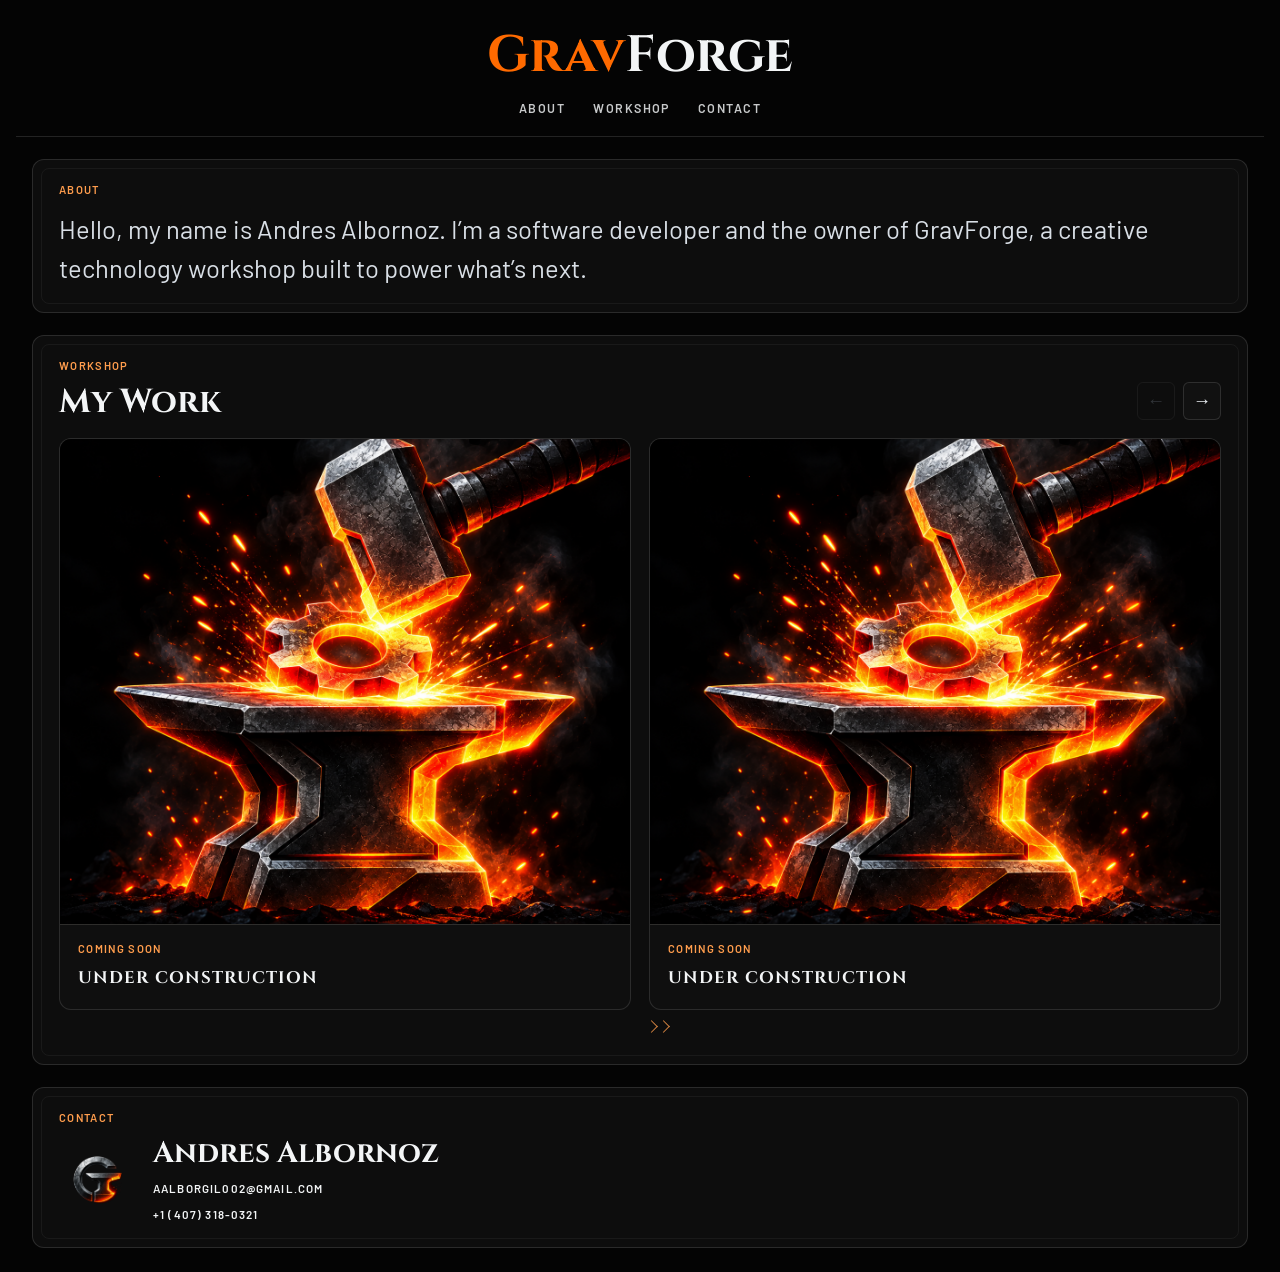
<file: index.html>
<!DOCTYPE html>
<html lang="en">
  <head>
    <meta charset="UTF-8" />
    <meta name="viewport" content="width=device-width, initial-scale=1.0" />
    <title>GravForge</title>
    <meta
      name="description"
      content="Workshop"
    />
    <link rel="preconnect" href="https://fonts.googleapis.com" />
    <link rel="preconnect" href="https://fonts.gstatic.com" crossorigin />
    <link
      href="https://fonts.googleapis.com/css2?family=Barlow:wght@400;500;600;700&family=Cinzel:wght@500;600;700;800&display=swap"
      rel="stylesheet"
    />
    <link rel="stylesheet" href="styles.css" />
    <script src="script.js" defer></script>
  </head>
  <body>
    <div class="page-shell" id="top">
      <header class="topbar">
        <a class="brand-lockup" href="#top" aria-label="GravForge home">
          <div class="wordmark-only" aria-label="GravForge title"><span class="grav-text">Grav</span><span class="forge-text">Forge</span></div>
        </a>

        <nav class="header-nav" aria-label="Main navigation">
          <a href="#about">About</a>
          <a href="#work">Workshop</a>
          <a href="#contact">Contact</a>
        </nav>
      </header>

      <main class="content">
        <section id="about" class="panel intro-panel">
          <p class="eyebrow">About</p>
          <p class="intro-copy">
            Hello, my name is Andres Albornoz. I’m a software developer and the owner of
            GravForge, a creative technology workshop built to power what’s next.
          </p>
        </section>

        <section id="work" class="panel work-panel">
          <div class="section-head">
            <div>
              <p class="eyebrow">Workshop</p>
              <h2>My Work</h2>
            </div>
            <div class="project-navigator" aria-label="Project navigation">
              <button class="project-nav-button" type="button" data-project-previous aria-label="Previous projects" title="Previous projects">&larr;</button>
              <button class="project-nav-button" type="button" data-project-next aria-label="Next projects" title="Next projects">&rarr;</button>
            </div>
          </div>

          <div class="project-carousel">
            <div class="project-grid">
            <a class="project-card" href="projects/rivet-reactor.html">
              <div class="thumb">
                <img class="project-thumbnail" src="assets/images/GravForge_Image_2.png" alt="" />
              </div>
              <div class="project-copy">
                <p class="meta">Coming Soon</p>
                <h3>Under Construction</h3>
              </div>
            </a>

            <a class="project-card" href="projects/ironwing-harness.html">
              <div class="thumb">
                <img class="project-thumbnail" src="assets/images/GravForge_Image_2.png" alt="" />
              </div>
              <div class="project-copy">
                <p class="meta">Coming Soon</p>
                <h3>Under Construction</h3>
              </div>
            </a>

            <a class="project-card" href="projects/chronometer-dock.html">
              <div class="thumb">
                <img class="project-thumbnail" src="assets/images/GravForge_Image_2.png" alt="" />
              </div>
              <div class="project-copy">
                <p class="meta">Coming Soon</p>
                <h3>Under Construction</h3>
              </div>
            </a>

            <a class="project-card" href="projects/foundry-console.html">
              <div class="thumb">
                <img class="project-thumbnail" src="assets/images/GravForge_Image_2.png" alt="" />
              </div>
              <div class="project-copy">
                <p class="meta">Coming Soon</p>
                <h3>Under Construction</h3>
              </div>
            </a>
            </div>
          </div>
          <div class="project-swipe-cue can-go-next" aria-hidden="true">
            <span class="project-swipe-direction project-swipe-previous">
              <span></span>
              <span></span>
            </span>
            <span class="project-swipe-direction project-swipe-next">
              <span></span>
              <span></span>
            </span>
          </div>
        </section>
      </main>

      <footer id="contact" class="panel footer-panel">
        <div class="footer-contact">
          <p class="eyebrow">Contact</p>
          <div class="contact-card">
            <img class="footer-logo" src="assets/images/GravForge_Logo_4.png" alt="GravForge logo" />
            <div class="contact-info">
              <h2>Andres Albornoz</h2>
              <div class="contact-links">
                <a href="mailto:aalborgil002@gmail.com">aalborgil002@gmail.com</a>
                <a href="tel:+14073180321">+1 (407) 318-0321</a>
              </div>
            </div>
          </div>
        </div>
      </footer>
    </div>
  </body>
</html>
</file>
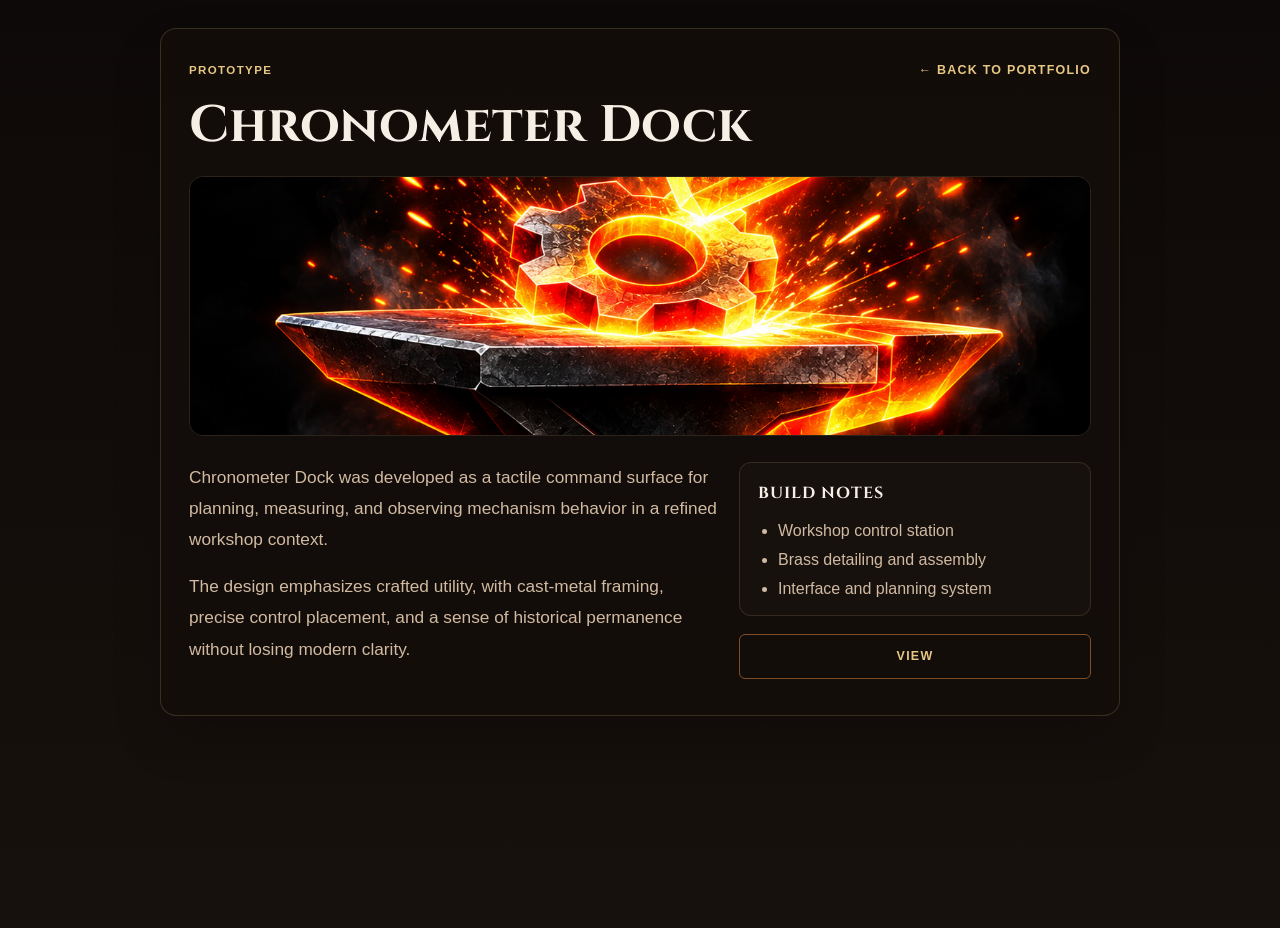
<file: project-chronometer-dock.html>
<!DOCTYPE html>
<html lang="en">
  <head>
    <meta charset="UTF-8" />
    <meta name="viewport" content="width=device-width, initial-scale=1.0" />
    <title>Chronometer Dock | GravForge</title>
    <link rel="preconnect" href="https://fonts.googleapis.com" />
    <link rel="preconnect" href="https://fonts.gstatic.com" crossorigin />
    <link href="https://fonts.googleapis.com/css2?family=Barlow:wght@400;500;600;700&family=Cinzel:wght@500;600;700;800&display=swap" rel="stylesheet" />
    <link rel="stylesheet" href="styles.css" />
  </head>
  <body class="project-body">
    <div class="project-page">
      <div class="project-topbar">
        <p class="project-kicker">Prototype</p>
        <a class="back-link" href="index.html">&larr; Back to portfolio</a>
      </div>
      <h1>Chronometer Dock</h1>
      <img class="project-hero" src="assets/GravForge_Image_2.png" alt="Chronometer Dock project preview" />
      <div class="project-layout">
        <div>
          <p class="project-description">
            Chronometer Dock was developed as a tactile command surface for planning,
            measuring, and observing mechanism behavior in a refined workshop context.
          </p>
          <p class="project-description">
            The design emphasizes crafted utility, with cast-metal framing, precise control
            placement, and a sense of historical permanence without losing modern clarity.
          </p>
        </div>
        <aside class="project-sidebar">
          <div class="info-box">
            <h2>Build Notes</h2>
            <ul>
              <li>Workshop control station</li>
              <li>Brass detailing and assembly</li>
              <li>Interface and planning system</li>
            </ul>
          </div>
          <a class="deployment-link" href="https://example.com" target="_blank" rel="noopener noreferrer">View</a>
        </aside>
      </div>
    </div>
  </body>
</html>
</file>
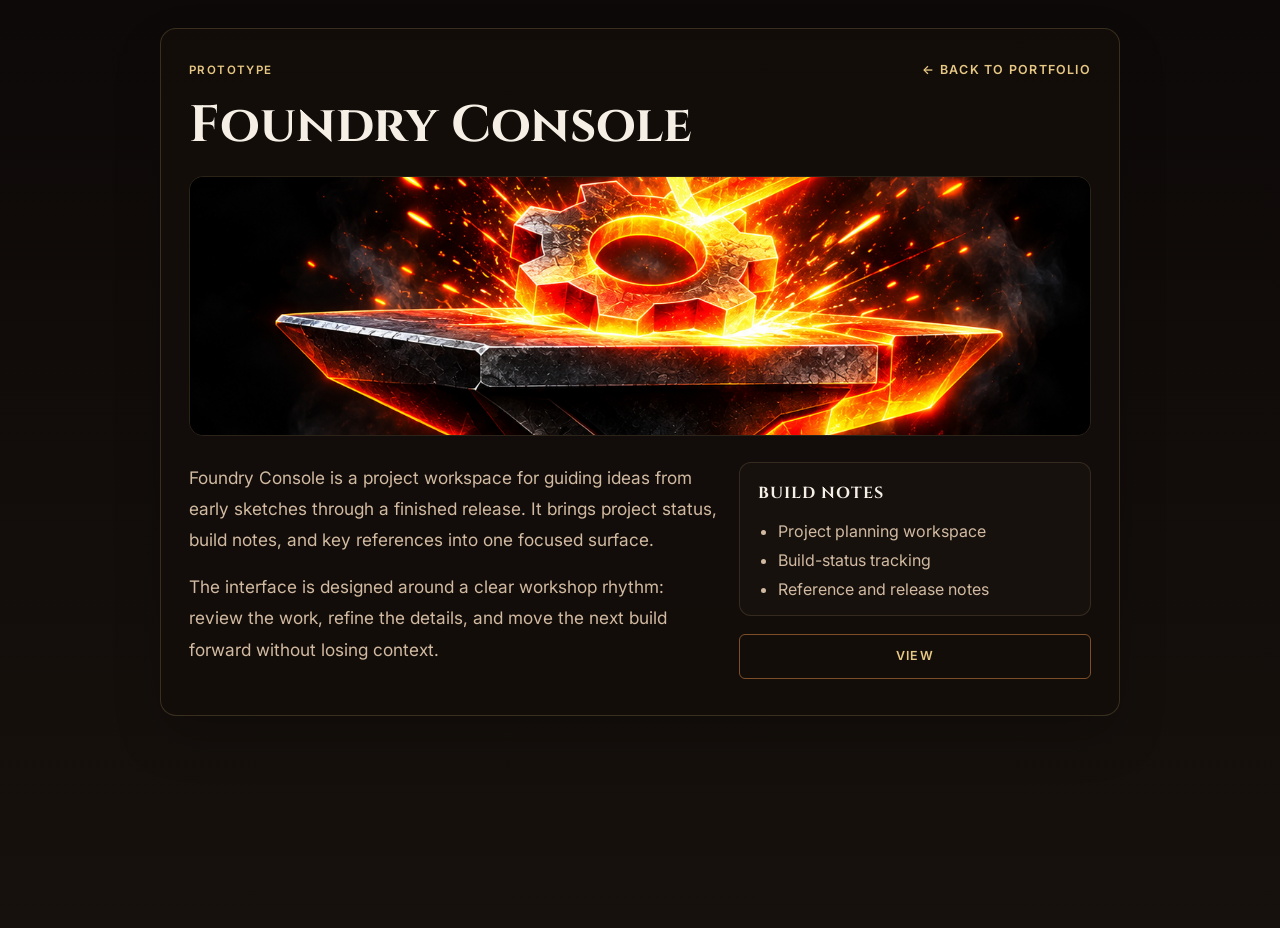
<file: project-foundry-console.html>
<!DOCTYPE html>
<html lang="en">
  <head>
    <meta charset="UTF-8" />
    <meta name="viewport" content="width=device-width, initial-scale=1.0" />
    <title>Foundry Console | GravForge</title>
    <meta name="description" content="Foundry Console project overview by GravForge." />
    <link rel="preconnect" href="https://fonts.googleapis.com" />
    <link rel="preconnect" href="https://fonts.gstatic.com" crossorigin />
    <link
      href="https://fonts.googleapis.com/css2?family=Barlow:wght@400;500;600;700&family=Cinzel:wght@500;600;700;800&family=Inter:wght@400;500;600;700&display=swap"
      rel="stylesheet"
    />
    <link rel="stylesheet" href="styles.css" />
  </head>
  <body class="project-body">
    <main class="project-page">
      <div class="project-topbar">
        <p class="project-kicker">Prototype</p>
        <a class="back-link" href="index.html">&larr; Back to portfolio</a>
      </div>

      <h1>Foundry Console</h1>
      <img class="project-hero" src="assets/GravForge_Image_2.png" alt="Foundry Console project preview" />

      <div class="project-layout">
        <div>
          <p class="project-description">
            Foundry Console is a project workspace for guiding ideas from early sketches through a finished release.
            It brings project status, build notes, and key references into one focused surface.
          </p>
          <p class="project-description">
            The interface is designed around a clear workshop rhythm: review the work, refine the details, and move the
            next build forward without losing context.
          </p>
        </div>

        <aside class="project-sidebar">
          <div class="info-box">
            <h2>Build Notes</h2>
            <ul>
              <li>Project planning workspace</li>
              <li>Build-status tracking</li>
              <li>Reference and release notes</li>
            </ul>
          </div>
          <a class="deployment-link" href="https://example.com" target="_blank" rel="noopener noreferrer">View</a>
        </aside>
      </div>
    </main>
  </body>
</html>
</file>
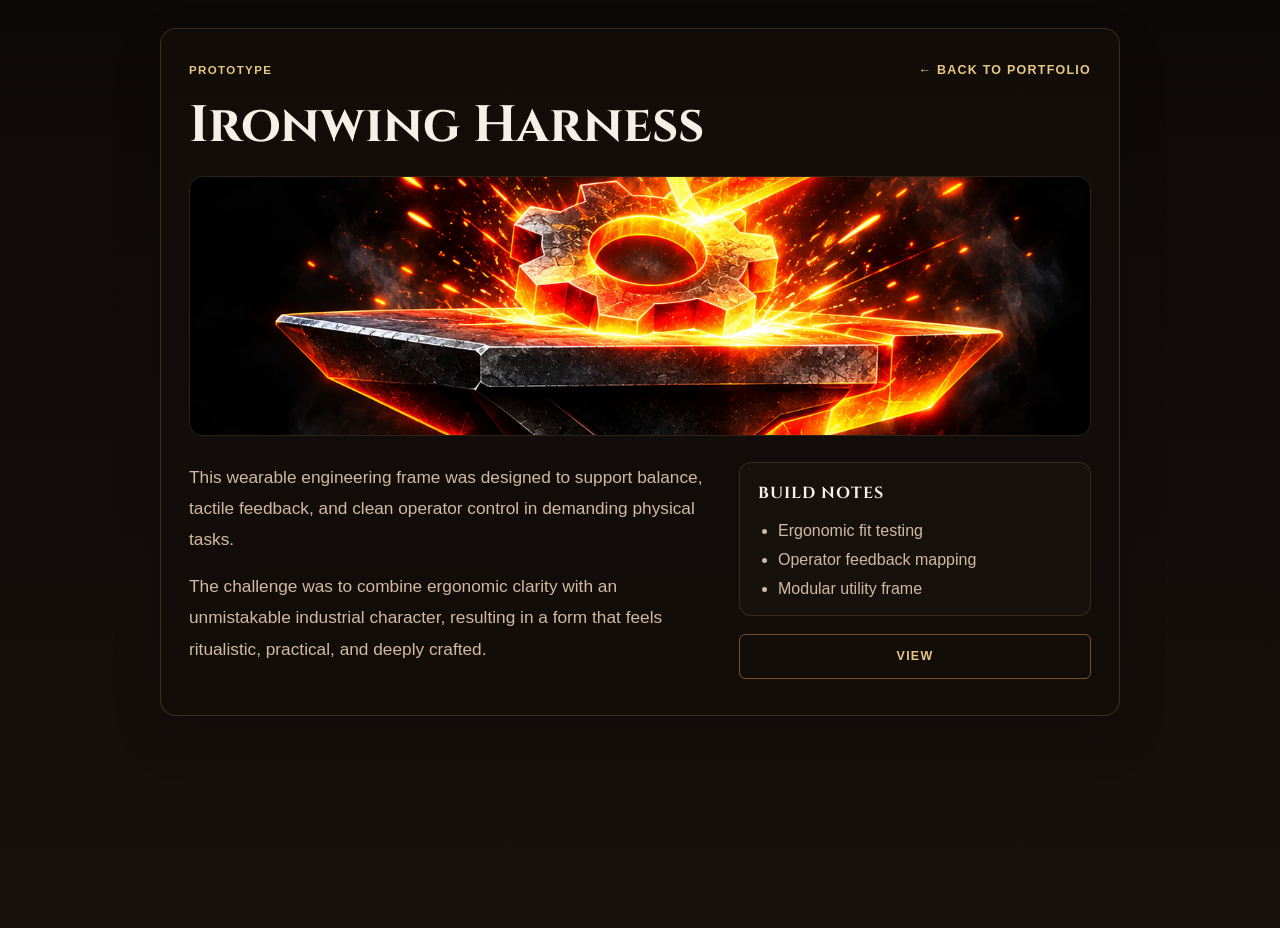
<file: project-ironwing-harness.html>
<!DOCTYPE html>
<html lang="en">
  <head>
    <meta charset="UTF-8" />
    <meta name="viewport" content="width=device-width, initial-scale=1.0" />
    <title>Ironwing Harness | GravForge</title>
    <link rel="preconnect" href="https://fonts.googleapis.com" />
    <link rel="preconnect" href="https://fonts.gstatic.com" crossorigin />
    <link href="https://fonts.googleapis.com/css2?family=Barlow:wght@400;500;600;700&family=Cinzel:wght@500;600;700;800&display=swap" rel="stylesheet" />
    <link rel="stylesheet" href="styles.css" />
  </head>
  <body class="project-body">
    <div class="project-page">
      <div class="project-topbar">
        <p class="project-kicker">Prototype</p>
        <a class="back-link" href="index.html">&larr; Back to portfolio</a>
      </div>
      <h1>Ironwing Harness</h1>
      <img class="project-hero" src="assets/GravForge_Image_2.png" alt="Ironwing Harness project preview" />
      <div class="project-layout">
        <div>
          <p class="project-description">
            This wearable engineering frame was designed to support balance, tactile
            feedback, and clean operator control in demanding physical tasks.
          </p>
          <p class="project-description">
            The challenge was to combine ergonomic clarity with an unmistakable industrial
            character, resulting in a form that feels ritualistic, practical, and deeply crafted.
          </p>
        </div>
        <aside class="project-sidebar">
          <div class="info-box">
            <h2>Build Notes</h2>
            <ul>
              <li>Ergonomic fit testing</li>
              <li>Operator feedback mapping</li>
              <li>Modular utility frame</li>
            </ul>
          </div>
          <a class="deployment-link" href="https://example.com" target="_blank" rel="noopener noreferrer">View</a>
        </aside>
      </div>
    </div>
  </body>
</html>
</file>
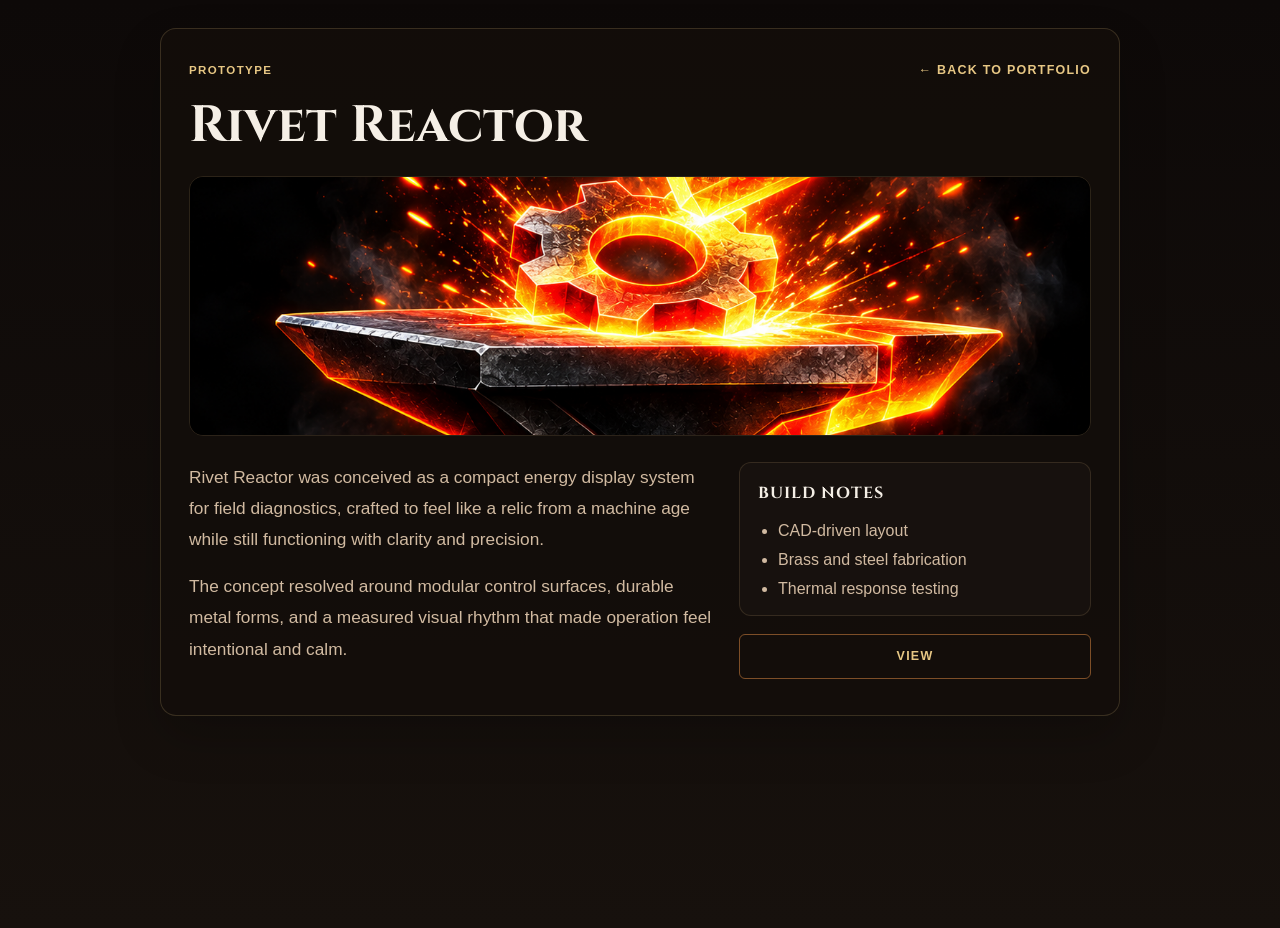
<file: project-rivet-reactor.html>
<!DOCTYPE html>
<html lang="en">
  <head>
    <meta charset="UTF-8" />
    <meta name="viewport" content="width=device-width, initial-scale=1.0" />
    <title>Rivet Reactor | GravForge</title>
    <link rel="preconnect" href="https://fonts.googleapis.com" />
    <link rel="preconnect" href="https://fonts.gstatic.com" crossorigin />
    <link href="https://fonts.googleapis.com/css2?family=Barlow:wght@400;500;600;700&family=Cinzel:wght@500;600;700;800&display=swap" rel="stylesheet" />
    <link rel="stylesheet" href="styles.css" />
  </head>
  <body class="project-body">
    <div class="project-page">
      <div class="project-topbar">
        <p class="project-kicker">Prototype</p>
        <a class="back-link" href="index.html">&larr; Back to portfolio</a>
      </div>
      <h1>Rivet Reactor</h1>
      <img class="project-hero" src="assets/GravForge_Image_2.png" alt="Rivet Reactor project preview" />
      <div class="project-layout">
        <div>
          <p class="project-description">
            Rivet Reactor was conceived as a compact energy display system for field
            diagnostics, crafted to feel like a relic from a machine age while still
            functioning with clarity and precision.
          </p>
          <p class="project-description">
            The concept resolved around modular control surfaces, durable metal forms,
            and a measured visual rhythm that made operation feel intentional and calm.
          </p>
        </div>
        <aside class="project-sidebar">
          <div class="info-box">
            <h2>Build Notes</h2>
            <ul>
              <li>CAD-driven layout</li>
              <li>Brass and steel fabrication</li>
              <li>Thermal response testing</li>
            </ul>
          </div>
          <a class="deployment-link" href="https://example.com" target="_blank" rel="noopener noreferrer">View</a>
        </aside>
      </div>
    </div>
  </body>
</html>
</file>
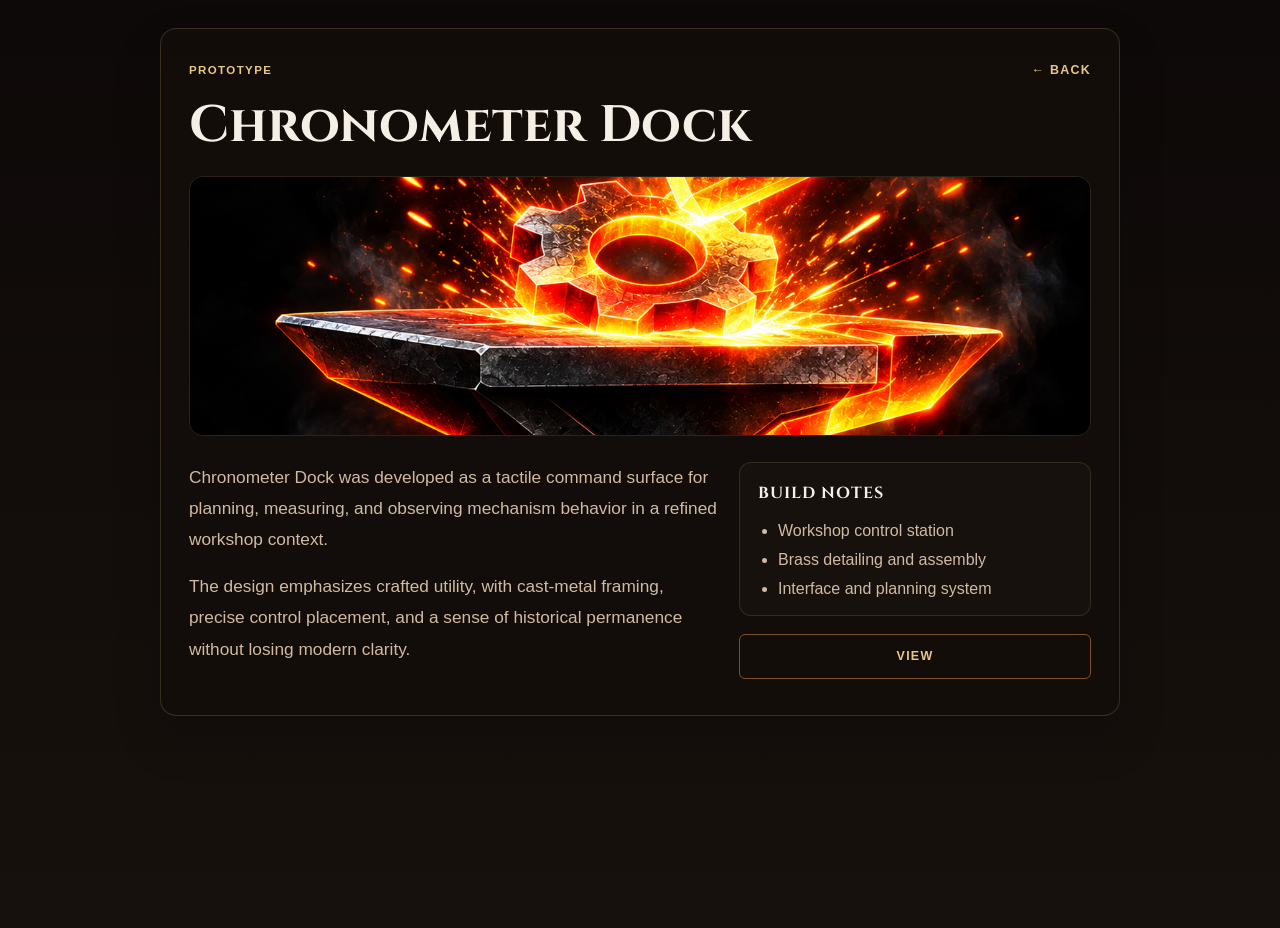
<file: projects/chronometer-dock.html>
<!DOCTYPE html>
<html lang="en">
  <head>
    <meta charset="UTF-8" />
    <meta name="viewport" content="width=device-width, initial-scale=1.0" />
    <title>Chronometer Dock | GravForge</title>
    <link rel="preconnect" href="https://fonts.googleapis.com" />
    <link rel="preconnect" href="https://fonts.gstatic.com" crossorigin />
    <link href="https://fonts.googleapis.com/css2?family=Barlow:wght@400;500;600;700&family=Cinzel:wght@500;600;700;800&display=swap" rel="stylesheet" />
    <link rel="stylesheet" href="../styles.css" />
  </head>
  <body class="project-body">
    <div class="project-page">
      <div class="project-topbar">
        <p class="project-kicker">Prototype</p>
        <a class="back-link" href="../index.html">&larr; Back</a>
      </div>
      <h1>Chronometer Dock</h1>
      <img class="project-hero" src="../assets/images/GravForge_Image_2.png" alt="Chronometer Dock project preview" />
      <div class="project-layout">
        <div>
          <p class="project-description">
            Chronometer Dock was developed as a tactile command surface for planning,
            measuring, and observing mechanism behavior in a refined workshop context.
          </p>
          <p class="project-description">
            The design emphasizes crafted utility, with cast-metal framing, precise control
            placement, and a sense of historical permanence without losing modern clarity.
          </p>
        </div>
        <aside class="project-sidebar">
          <div class="info-box">
            <h2>Build Notes</h2>
            <ul>
              <li>Workshop control station</li>
              <li>Brass detailing and assembly</li>
              <li>Interface and planning system</li>
            </ul>
          </div>
          <a class="deployment-link" href="https://example.com" target="_blank" rel="noopener noreferrer">View</a>
        </aside>
      </div>
    </div>
  </body>
</html>
</file>
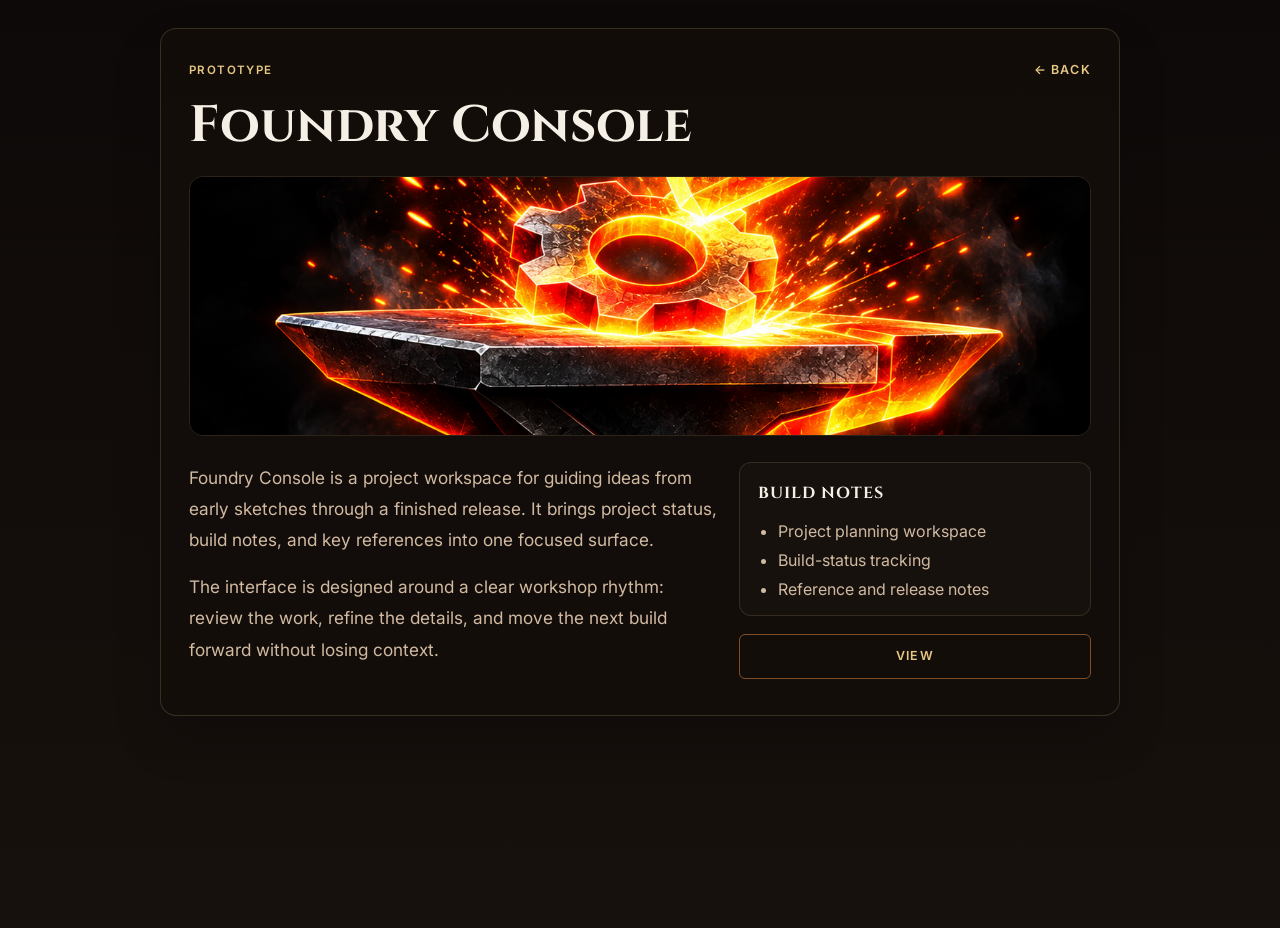
<file: projects/foundry-console.html>
<!DOCTYPE html>
<html lang="en">
  <head>
    <meta charset="UTF-8" />
    <meta name="viewport" content="width=device-width, initial-scale=1.0" />
    <title>Foundry Console | GravForge</title>
    <meta name="description" content="Foundry Console project overview by GravForge." />
    <link rel="preconnect" href="https://fonts.googleapis.com" />
    <link rel="preconnect" href="https://fonts.gstatic.com" crossorigin />
    <link
      href="https://fonts.googleapis.com/css2?family=Barlow:wght@400;500;600;700&family=Cinzel:wght@500;600;700;800&family=Inter:wght@400;500;600;700&display=swap"
      rel="stylesheet"
    />
    <link rel="stylesheet" href="../styles.css" />
  </head>
  <body class="project-body">
    <main class="project-page">
      <div class="project-topbar">
        <p class="project-kicker">Prototype</p>
        <a class="back-link" href="../index.html">&larr; Back</a>
      </div>

      <h1>Foundry Console</h1>
      <img class="project-hero" src="../assets/images/GravForge_Image_2.png" alt="Foundry Console project preview" />

      <div class="project-layout">
        <div>
          <p class="project-description">
            Foundry Console is a project workspace for guiding ideas from early sketches through a finished release.
            It brings project status, build notes, and key references into one focused surface.
          </p>
          <p class="project-description">
            The interface is designed around a clear workshop rhythm: review the work, refine the details, and move the
            next build forward without losing context.
          </p>
        </div>

        <aside class="project-sidebar">
          <div class="info-box">
            <h2>Build Notes</h2>
            <ul>
              <li>Project planning workspace</li>
              <li>Build-status tracking</li>
              <li>Reference and release notes</li>
            </ul>
          </div>
          <a class="deployment-link" href="https://example.com" target="_blank" rel="noopener noreferrer">View</a>
        </aside>
      </div>
    </main>
  </body>
</html>
</file>
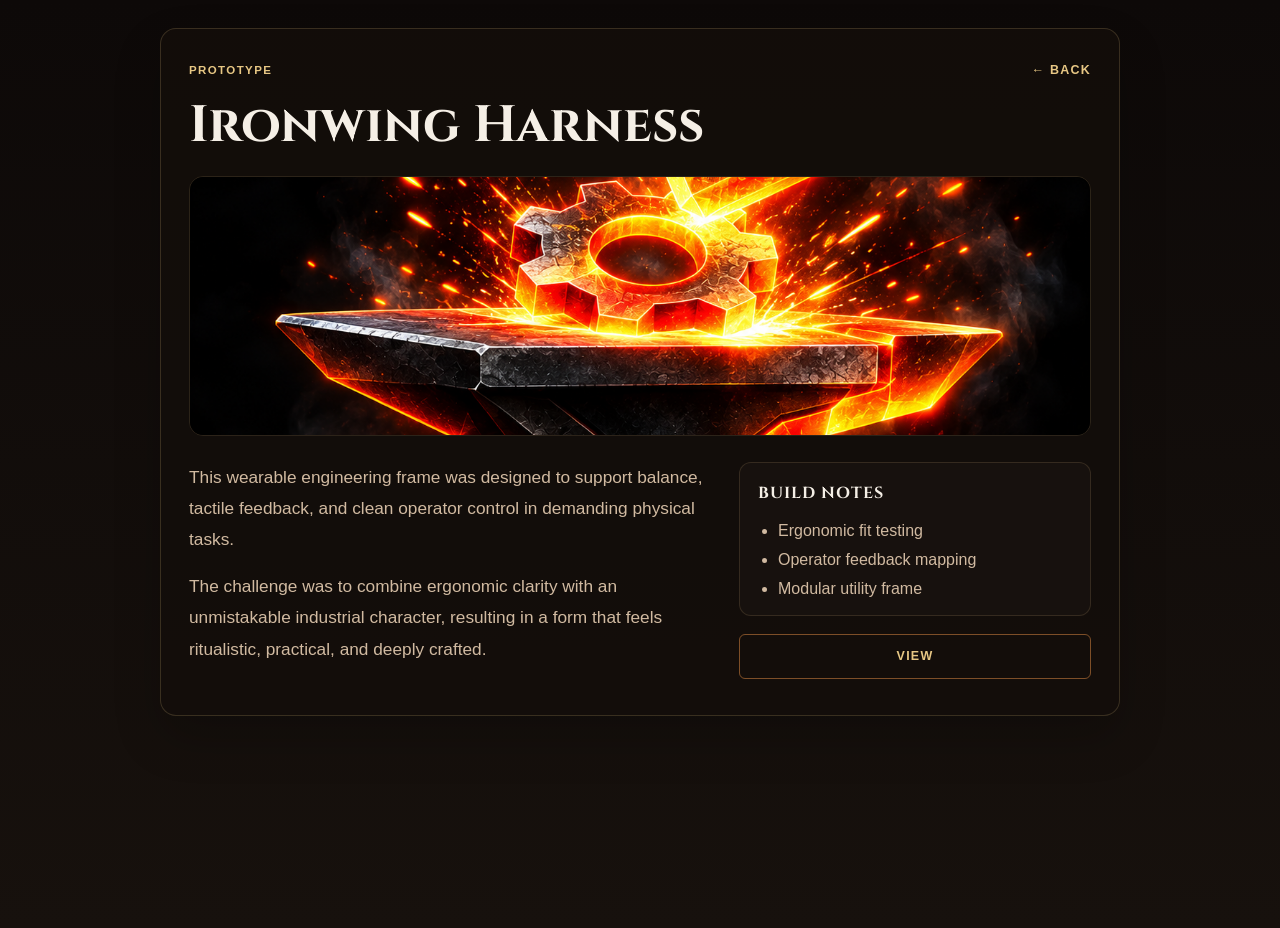
<file: projects/ironwing-harness.html>
<!DOCTYPE html>
<html lang="en">
  <head>
    <meta charset="UTF-8" />
    <meta name="viewport" content="width=device-width, initial-scale=1.0" />
    <title>Ironwing Harness | GravForge</title>
    <link rel="preconnect" href="https://fonts.googleapis.com" />
    <link rel="preconnect" href="https://fonts.gstatic.com" crossorigin />
    <link href="https://fonts.googleapis.com/css2?family=Barlow:wght@400;500;600;700&family=Cinzel:wght@500;600;700;800&display=swap" rel="stylesheet" />
    <link rel="stylesheet" href="../styles.css" />
  </head>
  <body class="project-body">
    <div class="project-page">
      <div class="project-topbar">
        <p class="project-kicker">Prototype</p>
        <a class="back-link" href="../index.html">&larr; Back</a>
      </div>
      <h1>Ironwing Harness</h1>
      <img class="project-hero" src="../assets/images/GravForge_Image_2.png" alt="Ironwing Harness project preview" />
      <div class="project-layout">
        <div>
          <p class="project-description">
            This wearable engineering frame was designed to support balance, tactile
            feedback, and clean operator control in demanding physical tasks.
          </p>
          <p class="project-description">
            The challenge was to combine ergonomic clarity with an unmistakable industrial
            character, resulting in a form that feels ritualistic, practical, and deeply crafted.
          </p>
        </div>
        <aside class="project-sidebar">
          <div class="info-box">
            <h2>Build Notes</h2>
            <ul>
              <li>Ergonomic fit testing</li>
              <li>Operator feedback mapping</li>
              <li>Modular utility frame</li>
            </ul>
          </div>
          <a class="deployment-link" href="https://example.com" target="_blank" rel="noopener noreferrer">View</a>
        </aside>
      </div>
    </div>
  </body>
</html>
</file>
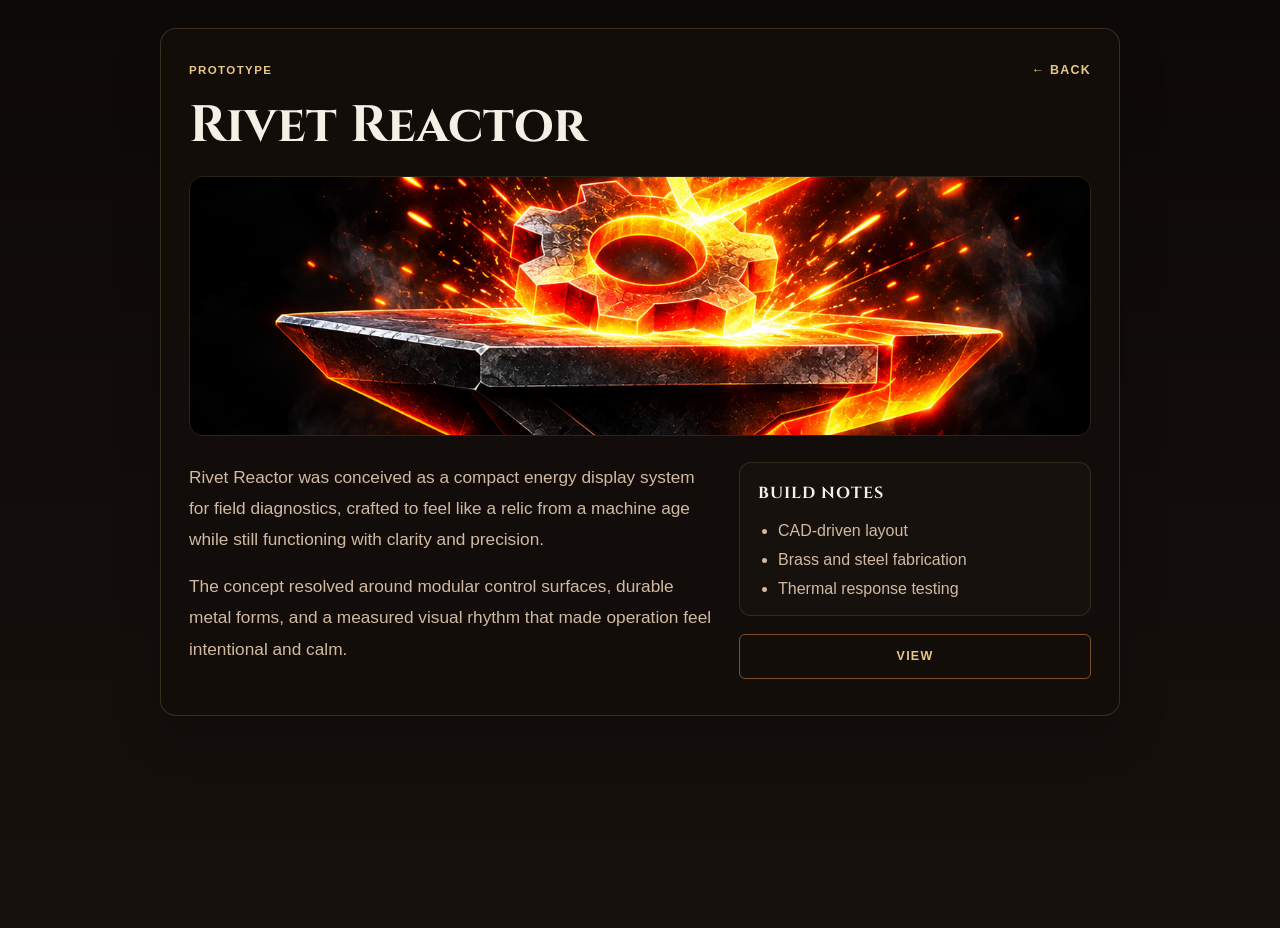
<file: projects/rivet-reactor.html>
<!DOCTYPE html>
<html lang="en">
  <head>
    <meta charset="UTF-8" />
    <meta name="viewport" content="width=device-width, initial-scale=1.0" />
    <title>Rivet Reactor | GravForge</title>
    <link rel="preconnect" href="https://fonts.googleapis.com" />
    <link rel="preconnect" href="https://fonts.gstatic.com" crossorigin />
    <link href="https://fonts.googleapis.com/css2?family=Barlow:wght@400;500;600;700&family=Cinzel:wght@500;600;700;800&display=swap" rel="stylesheet" />
    <link rel="stylesheet" href="../styles.css" />
  </head>
  <body class="project-body">
    <div class="project-page">
      <div class="project-topbar">
        <p class="project-kicker">Prototype</p>
        <a class="back-link" href="../index.html">&larr; Back</a>
      </div>
      <h1>Rivet Reactor</h1>
      <img class="project-hero" src="../assets/images/GravForge_Image_2.png" alt="Rivet Reactor project preview" />
      <div class="project-layout">
        <div>
          <p class="project-description">
            Rivet Reactor was conceived as a compact energy display system for field
            diagnostics, crafted to feel like a relic from a machine age while still
            functioning with clarity and precision.
          </p>
          <p class="project-description">
            The concept resolved around modular control surfaces, durable metal forms,
            and a measured visual rhythm that made operation feel intentional and calm.
          </p>
        </div>
        <aside class="project-sidebar">
          <div class="info-box">
            <h2>Build Notes</h2>
            <ul>
              <li>CAD-driven layout</li>
              <li>Brass and steel fabrication</li>
              <li>Thermal response testing</li>
            </ul>
          </div>
          <a class="deployment-link" href="https://example.com" target="_blank" rel="noopener noreferrer">View</a>
        </aside>
      </div>
    </div>
  </body>
</html>
</file>
<file: styles.css>
:root {
  --font-body: "Barlow", sans-serif;
  --font-display: "Cinzel", serif;
  --bg: #040404;
  --panel: rgba(17, 17, 17, 0.78);
  --panel-strong: rgba(11, 11, 11, 0.9);
  --steel-1: #ecf0f4;
  --steel-2: #a3adb6;
  --steel-3: #5c646d;
  --steel-4: #181d21;
  --ember: #ff6a00;
  --ember-soft: #ff9d4d;
  --line: rgba(255, 255, 255, 0.12);
  --muted: #d9dfe6;
}

* {
  box-sizing: border-box;
}

html {
  scroll-behavior: smooth;
}

body {
  margin: 0;
  min-height: 100vh;
  background: var(--bg);
  color: #f3f5f6;
  font-family: var(--font-body);
  font-size: 1rem;
  line-height: 1.5;
}

a {
  color: inherit;
  text-decoration: none;
}

.page-shell {
  width: min(1400px, calc(100% - 32px));
  margin: 0 auto;
  min-height: 100vh;
  display: flex;
  flex-direction: column;
  padding: 18px 0 24px;
}

.topbar {
  display: flex;
  flex-direction: column;
  justify-content: center;
  align-items: center;
  gap: 18px;
  width: 100%;
  padding: 12px 0 18px;
  border-bottom: 1px solid var(--line);
}

.header-nav {
  display: flex;
  align-items: baseline;
  justify-content: center;
  gap: 28px;
  flex-wrap: wrap;
  font-size: 0.78rem;
  font-weight: 600;
  letter-spacing: 0.12em;
  text-transform: uppercase;
  color: rgba(243, 245, 246, 0.82);
}

.header-nav a {
  transition: color 0.2s ease;
}

@media (hover: hover) and (pointer: fine) {
  .header-nav a:hover {
    color: var(--ember-soft);
  }
}

.header-nav a:focus-visible {
  outline: 1px solid var(--ember-soft);
  outline-offset: 4px;
}

.brand-lockup {
  display: flex;
  align-items: center;
  gap: 14px;
  min-width: 0;
  text-decoration: none;
}

.wordmark-only {
  font-family: var(--font-display);
  font-size: clamp(2.8rem, 4vw, 5rem);
  letter-spacing: 0;
  font-weight: 700;
  line-height: 1;
}

.grav-text {
  color: var(--ember);
}

.forge-text {
  color: #f3f5f6;
}

.forge-mark {
  position: relative;
  width: 62px;
  height: 62px;
  border-radius: 50%;
  background: radial-gradient(circle at 50% 35%, rgba(231, 235, 238, 0.96) 0%, rgba(166, 171, 176, 0.92) 18%, rgba(84, 90, 97, 0.9) 30%, rgba(22, 25, 27, 0.98) 55%, rgba(0, 0, 0, 1) 100%);
  box-shadow: inset 0 0 0 8px rgba(255, 255, 255, 0.03), 0 10px 20px rgba(0, 0, 0, 0.4);
  flex-shrink: 0;
}

.forge-mark::before,
.forge-mark::after {
  content: "";
  position: absolute;
  inset: 0;
  border-radius: 50%;
}

.forge-mark::before {
  inset: 10px;
  border: 10px solid rgba(255, 255, 255, 0.14);
  box-shadow: inset 0 0 0 1px rgba(0, 0, 0, 0.15);
}

.forge-mark::after {
  inset: 0;
  background: linear-gradient(90deg, rgba(255, 255, 255, 0.18), rgba(0, 0, 0, 0.34), rgba(255, 255, 255, 0.12));
  mask: radial-gradient(farthest-side, transparent calc(100% - 10px), #000 0);
  opacity: 0.24;
}

.forge-core {
  position: absolute;
  inset: 26% 18% 18% 18%;
  background: linear-gradient(135deg, rgba(12, 14, 16, 0.98), rgba(27, 27, 27, 0.98));
  clip-path: polygon(0 0, 100% 0, 100% 20%, 56% 20%, 56% 100%, 42% 100%, 42% 20%, 0 20%);
  box-shadow: inset 0 0 0 10px rgba(255, 255, 255, 0.03);
}

.forge-core::before {
  content: "";
  position: absolute;
  inset: 0;
  background: linear-gradient(180deg, rgba(255, 120, 36, 0.18), rgba(255, 120, 36, 0.02));
  clip-path: polygon(0 0, 100% 0, 100% 20%, 56% 20%, 56% 100%, 42% 100%, 42% 20%, 0 20%);
}

.forge-core::after {
  content: "";
  position: absolute;
  left: 50%;
  top: 30%;
  width: 82%;
  height: 82%;
  transform: translate(-50%, -5%);
  border-radius: 50%;
  background: radial-gradient(circle, rgba(255, 180, 100, 0.96) 0%, rgba(255, 114, 28, 0.92) 18%, rgba(124, 38, 0, 0.8) 40%, rgba(0, 0, 0, 0.1) 68%, transparent 100%);
  filter: blur(12px);
  opacity: 0.9;
}

.wordmark {
  display: flex;
  align-items: baseline;
  font-family: "Cinzel", serif;
  font-weight: 800;
  letter-spacing: -0.08em;
  text-transform: uppercase;
  white-space: nowrap;
  line-height: 1;
}

.grav,
.forge {
  font-size: clamp(1.15rem, 1.8vw, 2.05rem);
}

.grav {
  color: rgba(240, 244, 247, 0.9);
}

.forge {
  color: var(--ember);
}

.content {
  display: flex;
  flex-direction: column;
  gap: 22px;
  padding-top: 22px;
}

.panel {
  position: relative;
  width: min(1220px, calc(100% - 32px));
  margin: 0 auto;
  border: 1px solid var(--line);
  border-radius: 12px;
  background: rgba(17, 17, 17, 0.82);
  padding: 22px 26px 24px;
}

.panel::before {
  content: "";
  position: absolute;
  inset: 8px;
  border: 1px solid rgba(255, 255, 255, 0.05);
  border-radius: 8px;
  pointer-events: none;
}

.eyebrow {
  margin: 0 0 10px;
  color: var(--ember-soft);
  font-size: 0.7rem;
  font-weight: 600;
  letter-spacing: 0.12em;
  text-transform: uppercase;
}

.intro-panel h1 {
  margin: 0 0 12px;
  font-family: var(--font-display);
  font-size: clamp(2.15rem, 4vw, 4rem);
  line-height: 1.05;
  letter-spacing: -0.05em;
  color: #f3f5f6;
}

.intro-copy {
  margin: 0;
  font-size: clamp(1.15rem, 2vw, 1.6rem);
  line-height: 1.55;
  color: var(--muted);
  letter-spacing: normal;
  word-spacing: normal;
  text-align: left;
}

.section-head {
  display: flex;
  flex-direction: column;
  gap: 2px;
  margin-bottom: 18px;
}

.work-panel .section-head {
  flex-direction: row;
  align-items: flex-end;
  justify-content: space-between;
  gap: 18px;
}

.section-head h2 {
  margin: 0;
  font-family: var(--font-display);
  font-size: clamp(2rem, 2.6vw, 3rem);
  line-height: 1.05;
}

.project-navigator {
  display: flex;
  align-items: center;
  gap: 8px;
}

.project-nav-button {
  width: 38px;
  height: 38px;
  display: grid;
  place-items: center;
  padding: 0;
  border: 1px solid var(--line);
  border-radius: 6px;
  background: rgba(255, 255, 255, 0.02);
  color: var(--steel-1);
  font: inherit;
  font-size: 1.15rem;
  cursor: pointer;
  transition: border-color 0.2s ease, background 0.2s ease, color 0.2s ease;
}

.project-nav-button:hover {
  border-color: var(--ember-soft);
  background: rgba(255, 106, 0, 0.1);
  color: var(--ember-soft);
}

.project-nav-button:focus-visible {
  outline: 1px solid var(--steel-2);
  outline-offset: 3px;
}

.project-nav-button:disabled {
  cursor: default;
  border-color: var(--line);
  background: transparent;
  color: var(--steel-3);
  opacity: 0.45;
}

.project-carousel {
  overflow: hidden;
}

.project-grid {
  display: flex;
  gap: 18px;
  overflow-x: auto;
  scroll-snap-type: x mandatory;
  scrollbar-width: none;
  scroll-behavior: smooth;
  touch-action: manipulation;
  -webkit-overflow-scrolling: touch;
}

.project-grid::-webkit-scrollbar {
  display: none;
}

.project-swipe-cue {
  display: flex;
  justify-content: center;
  gap: 14px;
  height: 18px;
  margin-top: 12px;
  color: var(--ember-soft);
  opacity: 0.82;
  pointer-events: none;
}

.project-swipe-direction {
  display: flex;
  gap: 3px;
  opacity: 0;
  transition: opacity 0.2s ease;
}

.project-swipe-cue.can-go-previous .project-swipe-previous,
.project-swipe-cue.can-go-next .project-swipe-next {
  opacity: 1;
}

.project-swipe-direction span {
  width: 9px;
  height: 9px;
  border-top: 1px solid currentColor;
  border-right: 1px solid currentColor;
  transform: rotate(45deg);
  animation: project-swipe-next 1.4s ease-in-out infinite alternate;
}

.project-swipe-direction span:last-child {
  animation-delay: 0.16s;
}

.project-swipe-previous span {
  transform: rotate(-135deg);
  animation-name: project-swipe-previous;
}

@keyframes project-swipe-next {
  from {
    transform: translateX(-3px) rotate(45deg);
  }

  to {
    transform: translateX(3px) rotate(45deg);
  }
}

@keyframes project-swipe-previous {
  from {
    transform: translateX(3px) rotate(-135deg);
  }

  to {
    transform: translateX(-3px) rotate(-135deg);
  }
}

@media (prefers-reduced-motion: reduce) {
  .project-swipe-direction span {
    animation: none;
  }
}

.project-card {
  display: flex;
  flex: 0 0 calc((100% - 18px) / 2);
  flex-direction: column;
  aspect-ratio: 1;
  scroll-snap-align: start;
  overflow: hidden;
  border: 1px solid rgba(255, 255, 255, 0.12);
  border-radius: 12px;
  background: rgba(16, 16, 16, 0.92);
  transition: transform 0.2s ease, border-color 0.2s ease, box-shadow 0.2s ease;
}

.placeholder-card {
  pointer-events: none;
}

.project-card:hover,
.project-card:focus-visible {
  transform: translateY(-2px);
  border-color: rgba(255, 157, 77, 0.28);
  box-shadow: 0 12px 26px rgba(0, 0, 0, 0.2);
}

.thumb {
  position: relative;
  min-height: 0;
  flex: 1 1 auto;
  border-bottom: 1px solid rgba(255, 255, 255, 0.08);
  background: linear-gradient(180deg, rgba(28, 27, 25, 1), rgba(11, 10, 9, 1));
}

.project-thumbnail {
  width: 100%;
  height: 100%;
  display: block;
  object-fit: cover;
}

.thumb-one {
  background:
    radial-gradient(circle at 35% 30%, rgba(255, 108, 0, 0.22), transparent 30%),
    linear-gradient(135deg, #26201c, #120d0b 64%, #1a1513);
}

.thumb-two {
  background:
    radial-gradient(circle at 72% 20%, rgba(255, 108, 0, 0.18), transparent 28%),
    linear-gradient(135deg, #1f1816, #100c0a 62%, #181310);
}

.thumb-three {
  background:
    radial-gradient(circle at 55% 24%, rgba(255, 108, 0, 0.14), transparent 25%),
    linear-gradient(135deg, #261f1b, #120d0b 62%, #1d1714);
}

.thumb-gear {
  position: absolute;
  width: 116px;
  height: 116px;
  left: 22px;
  top: 36px;
  border-radius: 50%;
  background: radial-gradient(circle at center, rgba(255, 255, 255, 0.18) 0%, rgba(30, 30, 30, 0.95) 18%, rgba(120, 120, 120, 0.78) 38%, rgba(22, 22, 22, 0.95) 100%);
  box-shadow: inset 0 0 0 10px rgba(255, 255, 255, 0.04);
}

.thumb-gear.small {
  width: 86px;
  height: 86px;
  right: 24px;
  left: auto;
  top: 48px;
}

.thumb-gear.tiny {
  width: 62px;
  height: 62px;
  right: 34px;
  left: auto;
  top: 52px;
}

.pipe,
.brace,
.panel-block {
  position: absolute;
}

.pipe {
  right: 32px;
  bottom: 28px;
  width: 128px;
  height: 30px;
  border-radius: 20px;
  background: linear-gradient(90deg, rgba(223, 227, 231, 0.14), rgba(255, 156, 70, 0.8), rgba(223, 227, 231, 0.14));
}

.brace {
  left: 32px;
  bottom: 28px;
  width: 170px;
  height: 20px;
  border-radius: 999px;
  background: linear-gradient(90deg, rgba(223, 227, 231, 0.18), rgba(255, 156, 70, 0.8), rgba(223, 227, 231, 0.16));
}

.panel-block {
  left: 40px;
  bottom: 32px;
  width: 172px;
  height: 88px;
  border: 1px solid rgba(223, 227, 231, 0.12);
  background: rgba(17, 17, 17, 0.7);
}

.project-copy {
  padding: 16px 18px 18px;
}

.meta {
  margin: 0 0 8px;
  color: var(--ember-soft);
  font-size: 0.7rem;
  font-weight: 600;
  letter-spacing: 0.12em;
  text-transform: uppercase;
}

.project-copy h3 {
  margin: 0;
  font-family: var(--font-display);
  font-size: 1.05rem;
  letter-spacing: 0.06em;
  text-transform: uppercase;
}

.footer-panel {
  display: flex;
  justify-content: space-between;
  align-items: center;
  gap: 18px;
  margin-top: 22px;
  margin-bottom: 0;
}

.footer-contact {
  width: 100%;
}

.footer-contact > .eyebrow {
  margin-bottom: 10px;
  text-align: left;
}

.contact-card {
  display: flex;
  align-items: center;
  gap: 18px;
}

.footer-logo {
  width: 76px;
  height: 76px;
  object-fit: contain;
  flex-shrink: 0;
}

.contact-info {
  display: flex;
  flex-direction: column;
  gap: 10px;
}

.footer-panel h2 {
  margin: 0;
  max-width: 620px;
  font-family: var(--font-display);
  font-size: clamp(1.8rem, 2.3vw, 2.6rem);
  line-height: 1.15;
}

.contact-links {
  display: flex;
  flex-direction: column;
  gap: 8px;
  font-size: 0.72rem;
  font-weight: 600;
  text-transform: uppercase;
  letter-spacing: 0.1em;
}

.contact-links a {
  transition: color 0.2s ease;
}

.contact-links a:hover,
.contact-links a:focus-visible {
  color: var(--ember-soft);
}

@media (max-width: 900px), (hover: none) and (pointer: coarse) {
  .topbar {
    flex-direction: column;
    align-items: center;
  }

  .main-nav {
    width: 100%;
    justify-content: flex-start;
    gap: 20px;
  }

  .footer-panel {
    flex-direction: column;
    align-items: flex-start;
  }

  .project-grid {
    display: grid;
    grid-auto-flow: column;
    grid-auto-columns: 100%;
    grid-template-rows: repeat(2, minmax(0, 1fr));
    height: calc((100vw - 116px) * 2 + 18px);
    overflow-x: auto;
    overflow-y: hidden;
    scroll-snap-type: x mandatory;
    touch-action: manipulation;
  }

  .project-card {
    width: 100%;
    min-height: 0;
    scroll-snap-align: start;
  }
}

@media (min-width: 901px) {
  .project-navigator {
    display: flex;
  }

  .project-grid {
    display: flex;
    height: auto;
    overflow-x: auto;
    overflow-y: hidden;
    scroll-snap-type: x mandatory;
    touch-action: manipulation;
  }

  .project-card {
    width: auto;
    min-height: initial;
    flex-basis: calc((100% - 18px) / 2);
  }
}

@media (min-width: 600px) and (max-width: 900px), (min-width: 600px) and (hover: none) and (pointer: coarse) {
  .project-grid {
    display: flex;
    height: auto;
  }

  .project-card {
    flex: 0 0 calc((100% - 18px) / 2);
    width: auto;
  }
}

@media (max-width: 599px) {
  .footer-panel {
    align-items: center;
    text-align: center;
  }

  .contact-card,
  .contact-links {
    justify-content: center;
    align-items: center;
  }

  .contact-card {
    flex-direction: column;
    gap: 12px;
  }

  .contact-info {
    display: contents;
  }

  .footer-panel h2 {
    order: 1;
  }

  .footer-logo {
    order: 2;
  }

  .contact-links {
    order: 3;
  }
}

@media (max-width: 700px) {
  .main-nav {
    gap: 18px;
    letter-spacing: 0.12em;
  }

  .brand-lockup {
    gap: 10px;
  }

  .forge-mark {
    width: 52px;
    height: 52px;
  }
}

@media (max-width: 500px) {
  .contact-card {
    flex-direction: column;
    align-items: center;
    gap: 12px;
  }

  .contact-info {
    min-width: 0;
  }

  .contact-links a {
    overflow-wrap: anywhere;
  }
}

.project-body {
  margin: 0;
  min-height: 100vh;
  font-family: "Inter", sans-serif;
  background: linear-gradient(180deg, #0d0908, #17110d);
  color: #f5efe6;
}

.project-page {
  width: min(960px, calc(100% - 32px));
  margin: 28px auto 40px;
  padding: 32px 28px 36px;
  border: 1px solid rgba(231, 199, 132, 0.18);
  border-radius: 16px;
  background: rgba(19, 14, 11, 0.9);
  box-shadow: 0 22px 48px rgba(0, 0, 0, 0.2);
}

.project-topbar {
  display: flex;
  align-items: center;
  justify-content: space-between;
  gap: 16px;
}

.back-link,
.deployment-link {
  color: #e7c784;
  font-size: 0.78rem;
  font-weight: 600;
  letter-spacing: 0.1em;
  text-transform: uppercase;
}

.back-link:hover,
.back-link:focus-visible,
.deployment-link:hover,
.deployment-link:focus-visible {
  color: #f3f5f6;
}

.project-kicker {
  margin: 0;
  color: #e7c784;
  font-size: 0.72rem;
  font-weight: 600;
  letter-spacing: 0.12em;
  text-transform: uppercase;
}

.project-page h1 {
  margin: 18px 0 10px;
  font-family: "Cinzel", serif;
  font-size: clamp(2.2rem, 4vw, 3.6rem);
  line-height: 1.1;
}

.project-hero {
  width: 100%;
  height: 260px;
  display: block;
  margin: 22px 0 26px;
  border: 1px solid rgba(231, 199, 132, 0.12);
  border-radius: 14px;
  object-fit: cover;
}

.project-layout {
  display: grid;
  grid-template-columns: 1.2fr 0.8fr;
  gap: 22px;
}

.project-layout p,
.project-layout li {
  color: #d1baa1;
  line-height: 1.8;
}

.project-layout ul {
  margin: 0;
  padding-left: 20px;
}

.project-description {
  margin: 0;
  font-size: 1.08rem;
}

.project-description + .project-description {
  margin-top: 16px;
}

.project-sidebar {
  display: flex;
  flex-direction: column;
  gap: 18px;
}

.info-box {
  padding: 18px 18px 12px;
  border: 1px solid rgba(231, 199, 132, 0.14);
  border-radius: 12px;
  background: rgba(28, 21, 17, 0.6);
}

.info-box h2 {
  margin: 0 0 12px;
  font-family: var(--font-display);
  font-size: 1rem;
  letter-spacing: 0.06em;
  text-transform: uppercase;
}

.deployment-link {
  display: inline-flex;
  justify-content: center;
  padding: 12px 14px;
  border: 1px solid rgba(255, 157, 77, 0.45);
  border-radius: 6px;
}

@media (max-width: 700px) {
  .project-page {
    width: min(100% - 24px, 960px);
    margin: 12px auto 24px;
    padding: 20px;
  }

  .project-topbar,
  .project-layout {
    align-items: flex-start;
    grid-template-columns: 1fr;
  }

  .project-hero {
    height: auto;
    aspect-ratio: 4 / 3;
    margin: 22px 0;
  }
}
</file>
